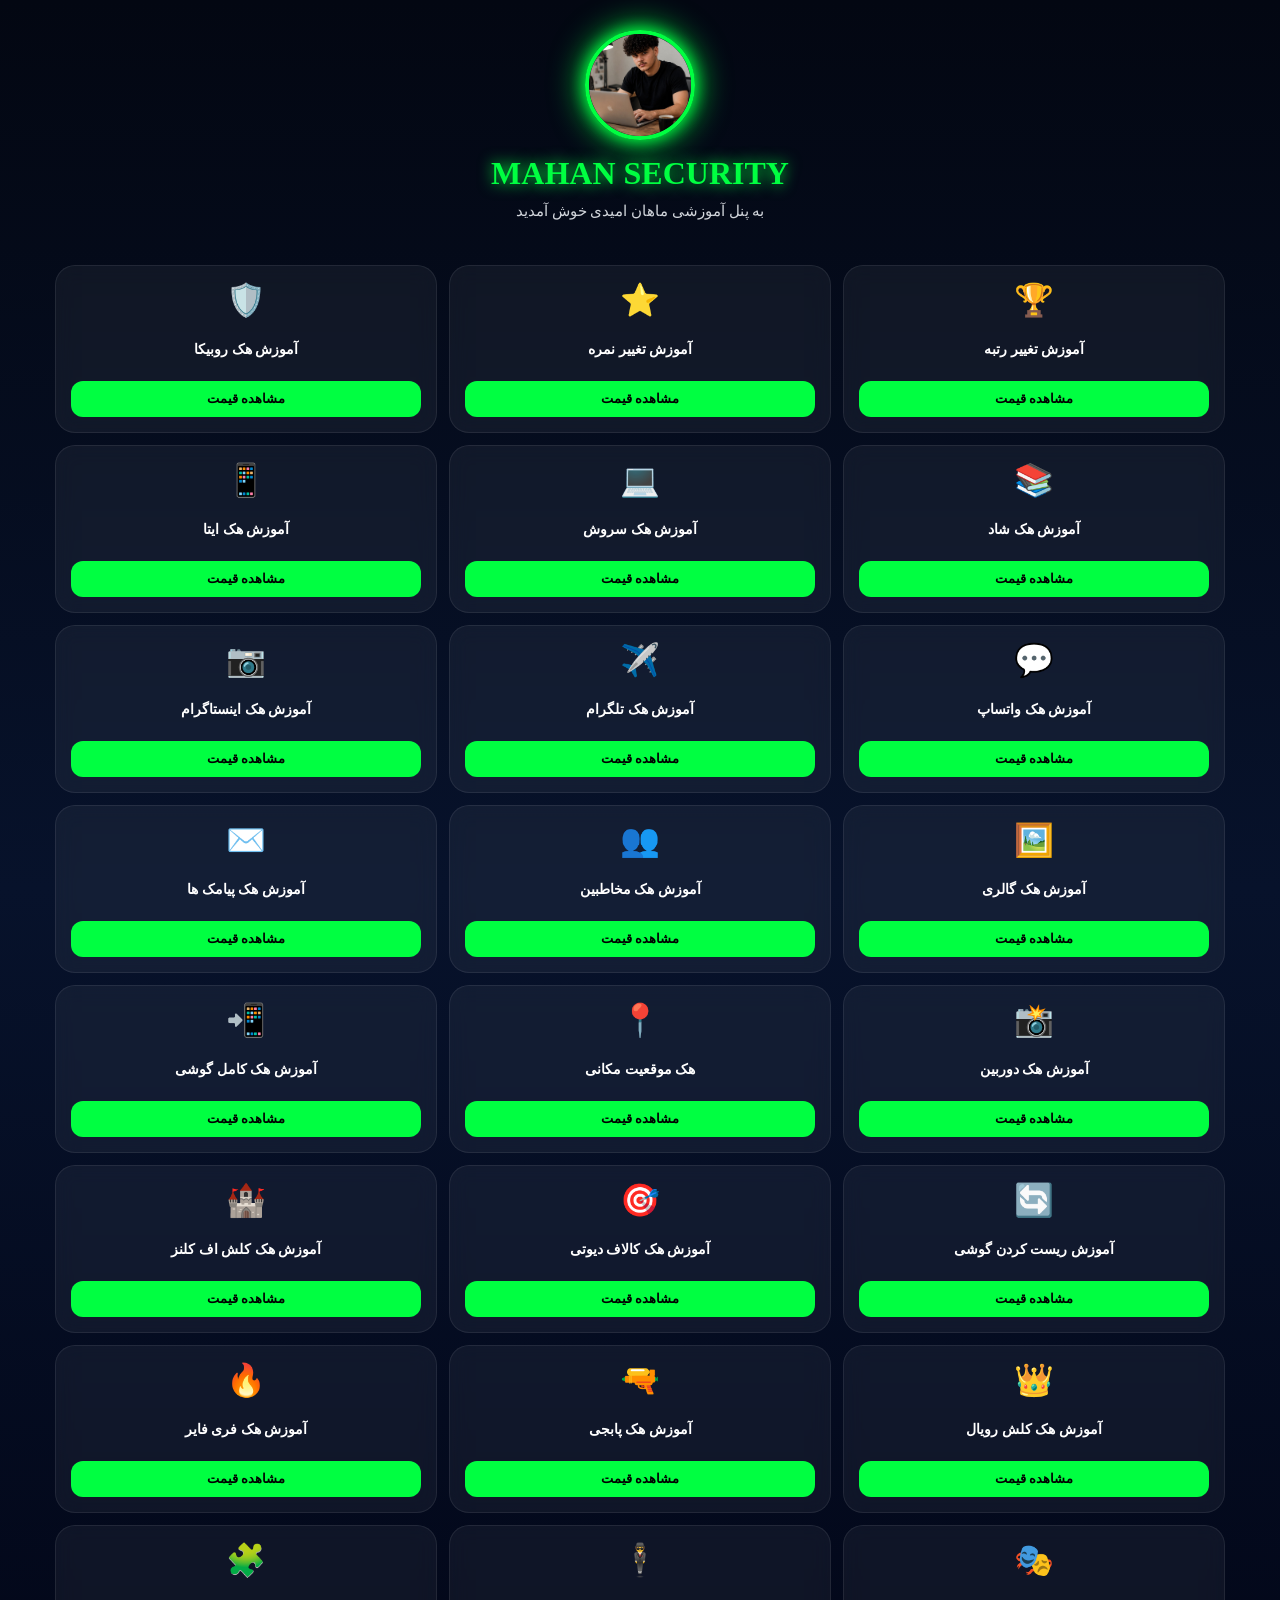
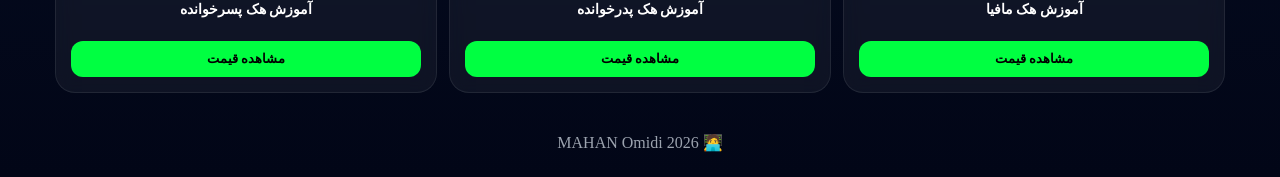
<file: index.html>
<!DOCTYPE html>
<html lang="fa" dir="rtl">

<head>

<meta charset="UTF-8">
<meta name="viewport" content="width=device-width, initial-scale=1.0">

<title>MAHAN Omidi</title>

<link rel="stylesheet" href="style.css">

</head>

<body>

<div class="hero">

<div class="profile-box">
<img src="profile.jpg" alt="Profile">
</div>

<h1>MAHAN SECURITY</h1>

<p class="welcome">
به پنل آموزشی ماهان امیدی خوش آمدید
</p>

</div>

<div class="grid">

<div class="card">
<div class="icon">🏆</div>
<h3>آموزش تغییر رتبه</h3>
<a href="payment.html?course=تغییر نمره&price=100000000">
مشاهده قیمت
</a>
</div>

<div class="card">
<div class="icon">⭐</div>
<h3>آموزش تغییر نمره</h3>
<a href="payment.html?course=تغییر نمره&price=80000000">
مشاهده قیمت
</a>
</div>

<div class="card">
<div class="icon">🛡️</div>
<h3>آموزش هک روبیکا</h3>
<a href="payment.html?course=هک  روبیکا&price=1000000">
مشاهده قیمت
</a>
</div>

<div class="card">
<div class="icon">📚</div>
<h3>آموزش هک شاد</h3>
<a href="payment.html?course=هک شاد&price=1000000">
مشاهده قیمت
</a>
</div>

<div class="card">
<div class="icon">💻</div>
<h3>آموزش هک سروش</h3>
<a href="payment.html?course=هک سروش&price=1500000">
مشاهده قیمت
</a>
</div>

<div class="card">
<div class="icon">📱</div>
<h3>آموزش هک ایتا</h3>
<a href="payment.html?course=هک ایتا&price=2000000">
مشاهده قیمت
</a>
</div>

<div class="card">
<div class="icon">💬</div>
<h3>آموزش هک واتساپ</h3>
<a href="payment.html?course=هک واتساپ&price=1500000">
مشاهده قیمت
</a>
</div>

<div class="card">
<div class="icon">✈️</div>
<h3>آموزش هک تلگرام</h3>
<a href="payment.html?course=هک تلگرام&price=1500000">
مشاهده قیمت
</a>
</div>

<div class="card">
<div class="icon">📷</div>
<h3>آموزش هک اینستاگرام</h3>
<a href="payment.html?course=هک اینستاگرام&price=1000000">
مشاهده قیمت
</a>
</div>

<div class="card">
<div class="icon">🖼️</div>
<h3>آموزش هک گالری</h3>
<a href="payment.html?course=هک گالری&price=1000000">
مشاهده قیمت
</a>
</div>

<div class="card">
<div class="icon">👥</div>
<h3>آموزش هک مخاطبین</h3>
<a href="payment.html?course=هک مخاطبین&price=1000000">
مشاهده قیمت
</a>
</div>

<div class="card">
<div class="icon">✉️</div>
<h3>آموزش هک پیامک ها</h3>
<a href="payment.html?course=هک پیامک ها&price=1000000">
مشاهده قیمت
</a>
</div>

<div class="card">
<div class="icon">📸</div>
<h3>آموزش هک دوربین</h3>
<a href="payment.html?course=هک دوربین&price=1000000">
مشاهده قیمت
</a>
</div>

<div class="card">
<div class="icon">📍</div>
<h3>هک موقعیت مکانی</h3>
<a href="payment.html?course= موقعیت مکانی&price=1000000">
مشاهده قیمت
</a>
</div>

<div class="card">
<div class="icon">📲</div>
<h3> آموزش هک کامل گوشی</h3>
<a href="payment.html?course=هک کامل گوشی&price=5000000">
مشاهده قیمت
</a>
</div>

<div class="card">
<div class="icon">🔄</div>
<h3>آموزش ریست کردن گوشی</h3>
<a href="payment.html?course=ریست کردن گوشی&price=1000000">
مشاهده قیمت
</a>
</div>

<div class="card">
<div class="icon">🎯</div>
<h3>آموزش هک کالاف دیوتی</h3>
<a href="payment.html?course=هک کالاف دیوتی&price=1000000">
مشاهده قیمت
</a>
</div>

<div class="card">
<div class="icon">🏰</div>
<h3>آموزش هک کلش اف کلنز</h3>
<a href="payment.html?course=آموزش کلش اف کلنز&price=500000">
مشاهده قیمت
</a>
</div>

<div class="card">
<div class="icon">👑</div>
<h3>آموزش هک کلش رویال</h3>
<a href="payment.html?course=آموزش کلش رویال&price=500000">
مشاهده قیمت
</a>
</div>

<div class="card">
<div class="icon">🔫</div>
<h3>آموزش هک پابجی</h3>
<a href="payment.html?course=آموزش پابجی&price=500000">
مشاهده قیمت
</a>
</div>

<div class="card">
<div class="icon">🔥</div>
<h3>آموزش هک فری فایر</h3>
<a href="payment.html?course=آموزش فری فایر&price=500000">
مشاهده قیمت
</a>
</div>

<div class="card">
<div class="icon">🎭</div>
<h3>آموزش هک مافیا</h3>
<a href="payment.html?course=آموزش مافیا&price=500000">
مشاهده قیمت
</a>
</div>

<div class="card">
<div class="icon">🕴️</div>
<h3>آموزش هک پدرخوانده</h3>
<a href="payment.html?course=آموزش پدرخوانده&price=500000">
مشاهده قیمت
</a>
</div>
<div class="card">
<div class="icon">🧩</div>
<h3>آموزش هک پسرخوانده</h3>
<a href="payment.html?course=آموزش پسرخوانده&price=500000">
مشاهده قیمت
</a>
</div>

</div>

<div class="footer">
🧑‍💻 MAHAN Omidi 2026
</div>

</body>
  </html>
</file>
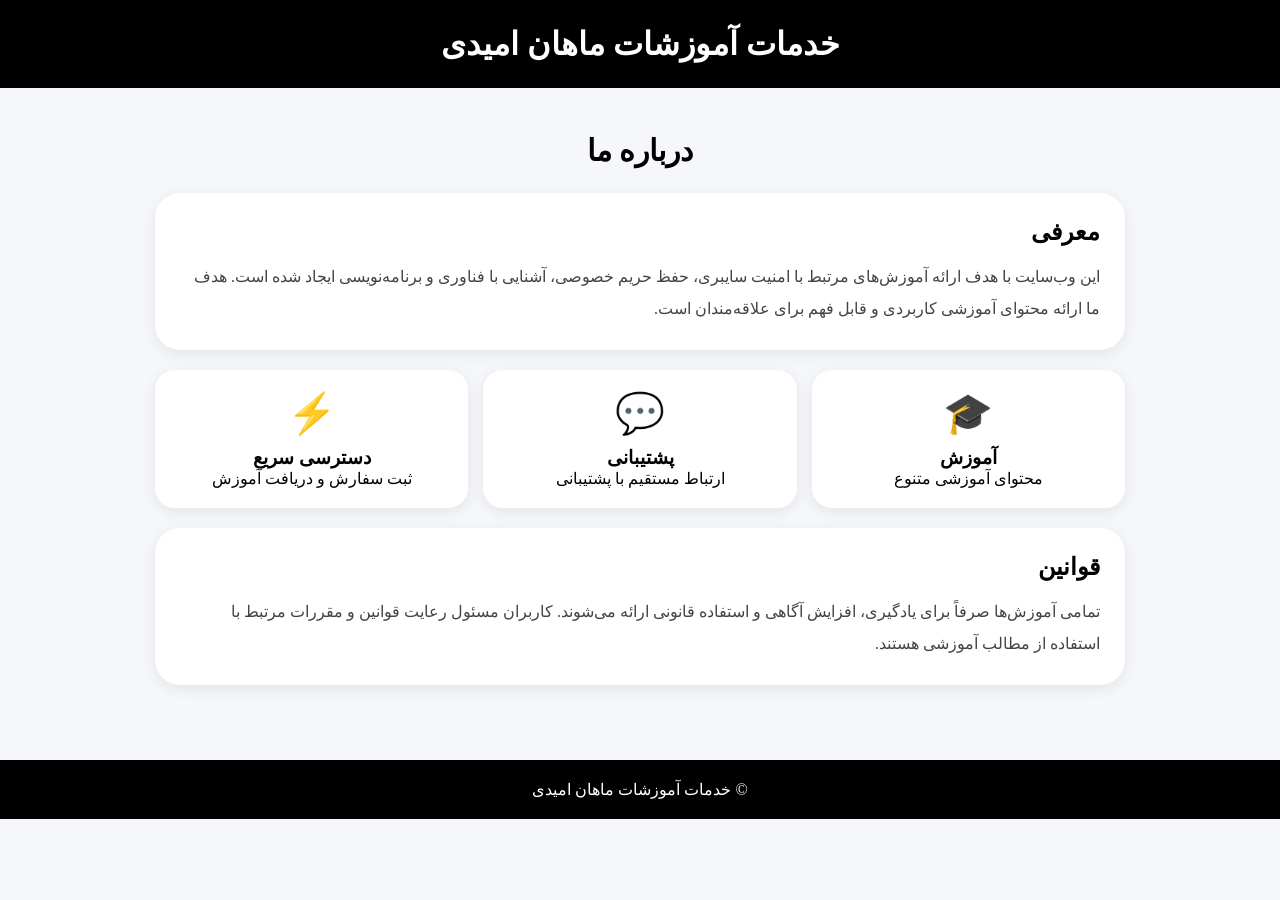
<file: about.html>
<!DOCTYPE html>
<html lang="fa" dir="rtl">

<head>

<meta charset="UTF-8">
<meta name="viewport" content="width=device-width, initial-scale=1.0">

<title>درباره ما</title>

<style>

*{
margin:0;
padding:0;
box-sizing:border-box;
font-family:tahoma;
}

body{
background:#f5f7fb;
}

.header{
background:#000;
color:#fff;
text-align:center;
padding:25px;
}

.container{
max-width:1000px;
margin:30px auto;
padding:15px;
}

.title{
text-align:center;
font-size:30px;
font-weight:bold;
margin-bottom:25px;
}

.card{
background:#fff;
padding:25px;
border-radius:25px;
box-shadow:0 4px 15px rgba(0,0,0,.08);
margin-bottom:20px;
}

.card h2{
margin-bottom:15px;
}

.card p{
line-height:2;
color:#444;
}

.features{
display:grid;
grid-template-columns:repeat(3,1fr);
gap:15px;
margin-top:20px;
}

.feature{
background:#fff;
padding:20px;
border-radius:20px;
text-align:center;
box-shadow:0 4px 15px rgba(0,0,0,.08);
}

.icon{
font-size:40px;
margin-bottom:10px;
}

.footer{
margin-top:40px;
background:#000;
color:#fff;
text-align:center;
padding:20px;
}

@media(max-width:700px){

.features{
grid-template-columns:1fr;
}

}

</style>

</head>

<body>

<div class="header">

<h1>
خدمات آموزشات ماهان امیدی
</h1>

</div>

<div class="container">

<div class="title">
درباره ما
</div>

<div class="card">

<h2>
معرفی
</h2>

<p>
این وب‌سایت با هدف ارائه آموزش‌های مرتبط با امنیت سایبری،
حفظ حریم خصوصی، آشنایی با فناوری و برنامه‌نویسی ایجاد شده است.
هدف ما ارائه محتوای آموزشی کاربردی و قابل فهم برای علاقه‌مندان است.
</p>

</div>

<div class="features">

<div class="feature">

<div class="icon">🎓</div>

<h3>
آموزش
</h3>

<p>
محتوای آموزشی متنوع
</p>

</div>

<div class="feature">

<div class="icon">💬</div>

<h3>
پشتیبانی
</h3>

<p>
ارتباط مستقیم با پشتیبانی
</p>

</div>

<div class="feature">

<div class="icon">⚡</div>

<h3>
دسترسی سریع
</h3>

<p>
ثبت سفارش و دریافت آموزش
</p>

</div>

</div>

<div class="card" style="margin-top:20px;">

<h2>
قوانین
</h2>

<p>
تمامی آموزش‌ها صرفاً برای یادگیری، افزایش آگاهی و استفاده قانونی ارائه می‌شوند.
کاربران مسئول رعایت قوانین و مقررات مرتبط با استفاده از مطالب آموزشی هستند.
</p>

</div>

</div>

<div class="footer">
© خدمات آموزشات ماهان امیدی
</div>

</body>
</html>
</file>
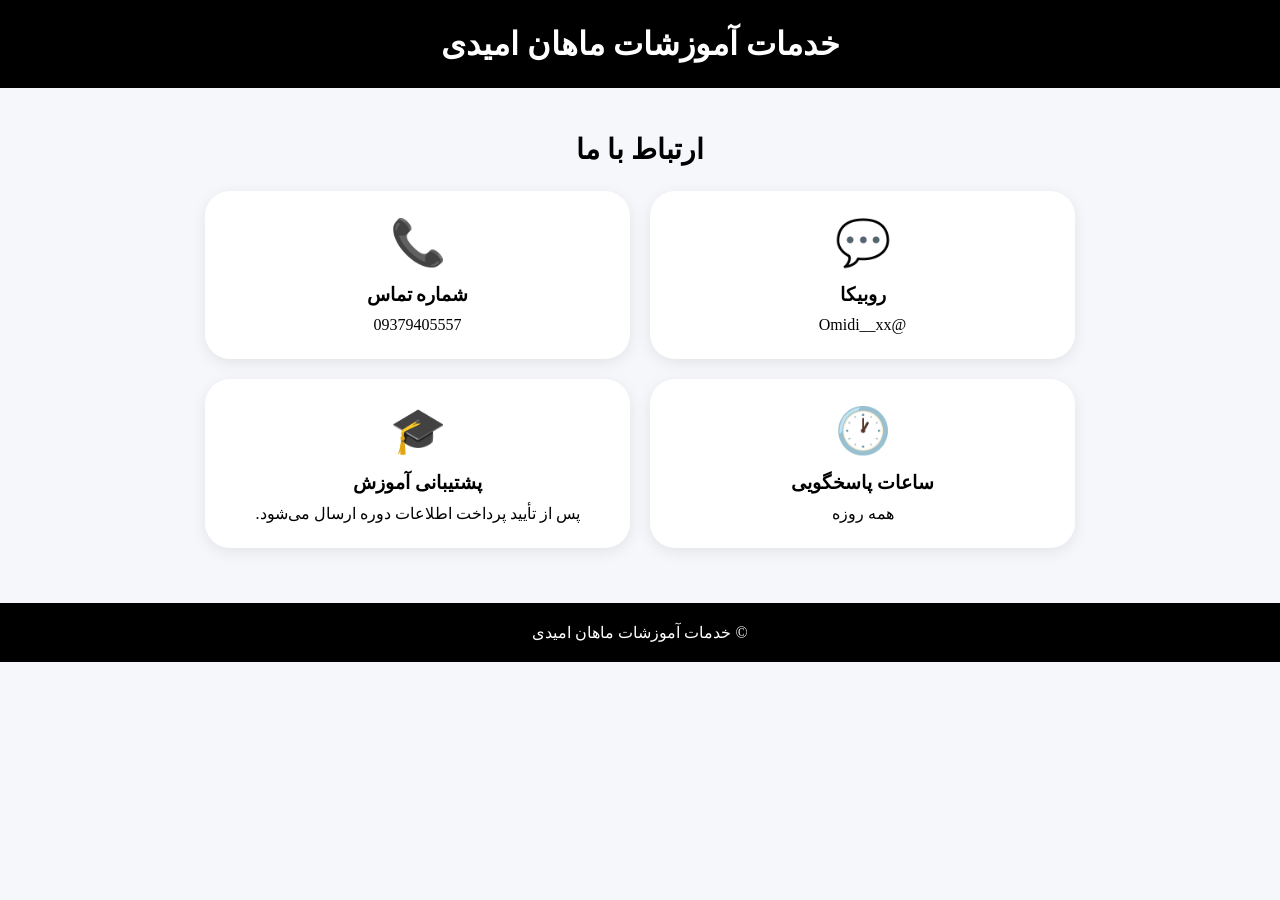
<file: contact.html>
<!DOCTYPE html>
<html lang="fa" dir="rtl">

<head>

<meta charset="UTF-8">
<meta name="viewport" content="width=device-width, initial-scale=1.0">

<title>تماس با ما</title>

<style>

*{
margin:0;
padding:0;
box-sizing:border-box;
font-family:tahoma;
}

body{
background:#f5f7fb;
}

.header{
background:#000;
color:#fff;
text-align:center;
padding:25px;
}

.container{
max-width:900px;
margin:30px auto;
padding:15px;
}

.title{
text-align:center;
margin-bottom:25px;
font-size:28px;
font-weight:bold;
}

.grid{
display:grid;
grid-template-columns:repeat(2,1fr);
gap:20px;
}

.card{
background:#fff;
padding:25px;
border-radius:25px;
box-shadow:0 4px 15px rgba(0,0,0,.08);
text-align:center;
}

.icon{
font-size:45px;
margin-bottom:15px;
}

.card h3{
margin-bottom:10px;
}

.footer{
margin-top:40px;
background:#000;
color:#fff;
text-align:center;
padding:20px;
}

@media(max-width:700px){

.grid{
grid-template-columns:1fr;
}

}

</style>

</head>

<body>

<div class="header">

<h1>
خدمات آموزشات ماهان امیدی
</h1>

</div>

<div class="container">

<div class="title">
ارتباط با ما
</div>

<div class="grid">

<div class="card">

<div class="icon">💬</div>

<h3>
روبیکا
</h3>

<p>
@Omidi__xx
</p>

</div>

<div class="card">

<div class="icon">📞</div>

<h3>
شماره تماس
</h3>

<p>
09379405557
</p>

</div>

<div class="card">

<div class="icon">🕐</div>

<h3>
ساعات پاسخگویی
</h3>

<p>
همه روزه
</p>

</div>

<div class="card">

<div class="icon">🎓</div>

<h3>
پشتیبانی آموزش
</h3>

<p>
پس از تأیید پرداخت اطلاعات دوره ارسال می‌شود.
</p>

</div>

</div>

</div>

<div class="footer">
© خدمات آموزشات ماهان امیدی
</div>

</body>
    </html>
</file>
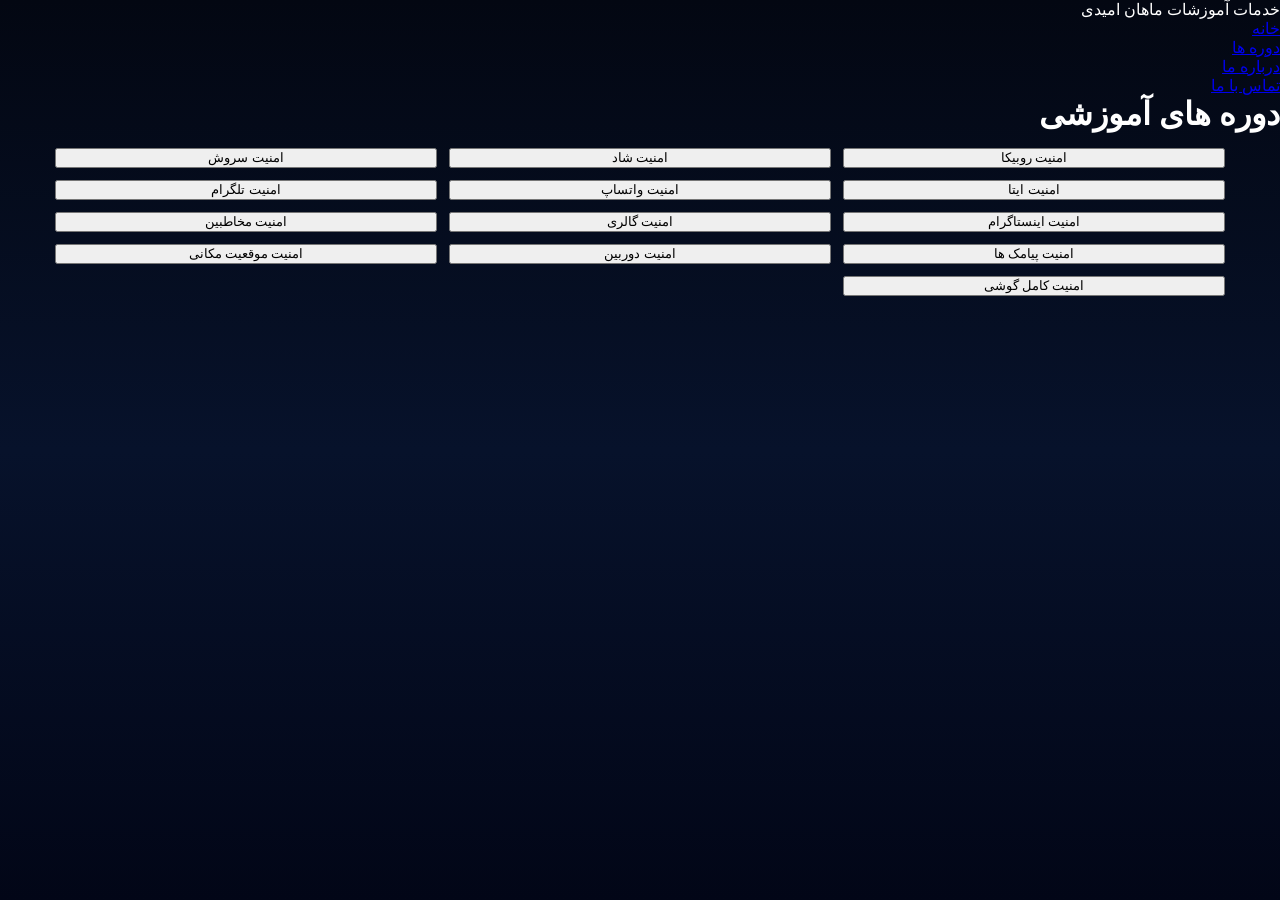
<file: courses.html>
<!DOCTYPE html>
<html lang="fa" dir="rtl">
<head>
<meta charset="UTF-8">
<meta name="viewport" content="width=device-width, initial-scale=1.0">
<title>دوره ها</title>
<link rel="stylesheet" href="style.css">
</head>

<body>

<nav>
    <div class="logo">خدمات آموزشات ماهان امیدی</div>

    <ul>
        <li><a href="index.html">خانه</a></li>
        <li><a href="courses.html">دوره ها</a></li>
        <li><a href="about.html">درباره ما</a></li>
        <li><a href="contact.html">تماس با ما</a></li>
    </ul>
</nav>

<h1 class="page-title">
دوره های آموزشی
</h1>

<div class="grid">

<button class="course-btn"
onclick="showCourse('آموزش امنیت روبیکا','1,000,000')">
امنیت روبیکا
</button>

<button class="course-btn"
onclick="showCourse('آموزش امنیت شاد','1,000,000')">
امنیت شاد
</button>

<button class="course-btn"
onclick="showCourse('آموزش امنیت سروش','1,500,000')">
امنیت سروش
</button>

<button class="course-btn"
onclick="showCourse('آموزش امنیت ایتا','2,000,000')">
امنیت ایتا
</button>

<button class="course-btn"
onclick="showCourse('آموزش امنیت واتساپ','1,500,000')">
امنیت واتساپ
</button>

<button class="course-btn"
onclick="showCourse('آموزش امنیت تلگرام','1,500,000')">
امنیت تلگرام
</button>

<button class="course-btn"
onclick="showCourse('آموزش امنیت اینستاگرام','1,000,000')">
امنیت اینستاگرام
</button>

<button class="course-btn"
onclick="showCourse('آموزش امنیت گالری','1,000,000')">
امنیت گالری
</button>

<button class="course-btn"
onclick="showCourse('آموزش امنیت مخاطبین','1,000,000')">
امنیت مخاطبین
</button>

<button class="course-btn"
onclick="showCourse('آموزش امنیت پیامک ها','1,000,000')">
امنیت پیامک ها
</button>

<button class="course-btn"
onclick="showCourse('آموزش امنیت دوربین','1,000,000')">
امنیت دوربین
</button>

<button class="course-btn"
onclick="showCourse('آموزش امنیت موقعیت مکانی','1,000,000')">
امنیت موقعیت مکانی
</button>

<button class="course-btn"
onclick="showCourse('آموزش امنیت کامل گوشی','5,000,000')">
امنیت کامل گوشی
</button>

</div>

<div id="result"></div>

<script>

function showCourse(title,price){

document.getElementById("result").innerHTML = `

<div class="result-box">

<h2>${title}</h2>

<p>
قیمت دوره:
${price}
تومان
</p>

<a href="payment.html"
class="pay-btn">
پرداخت
</a>

</div>

`;

}

</script>

</body>
</html>
</file>
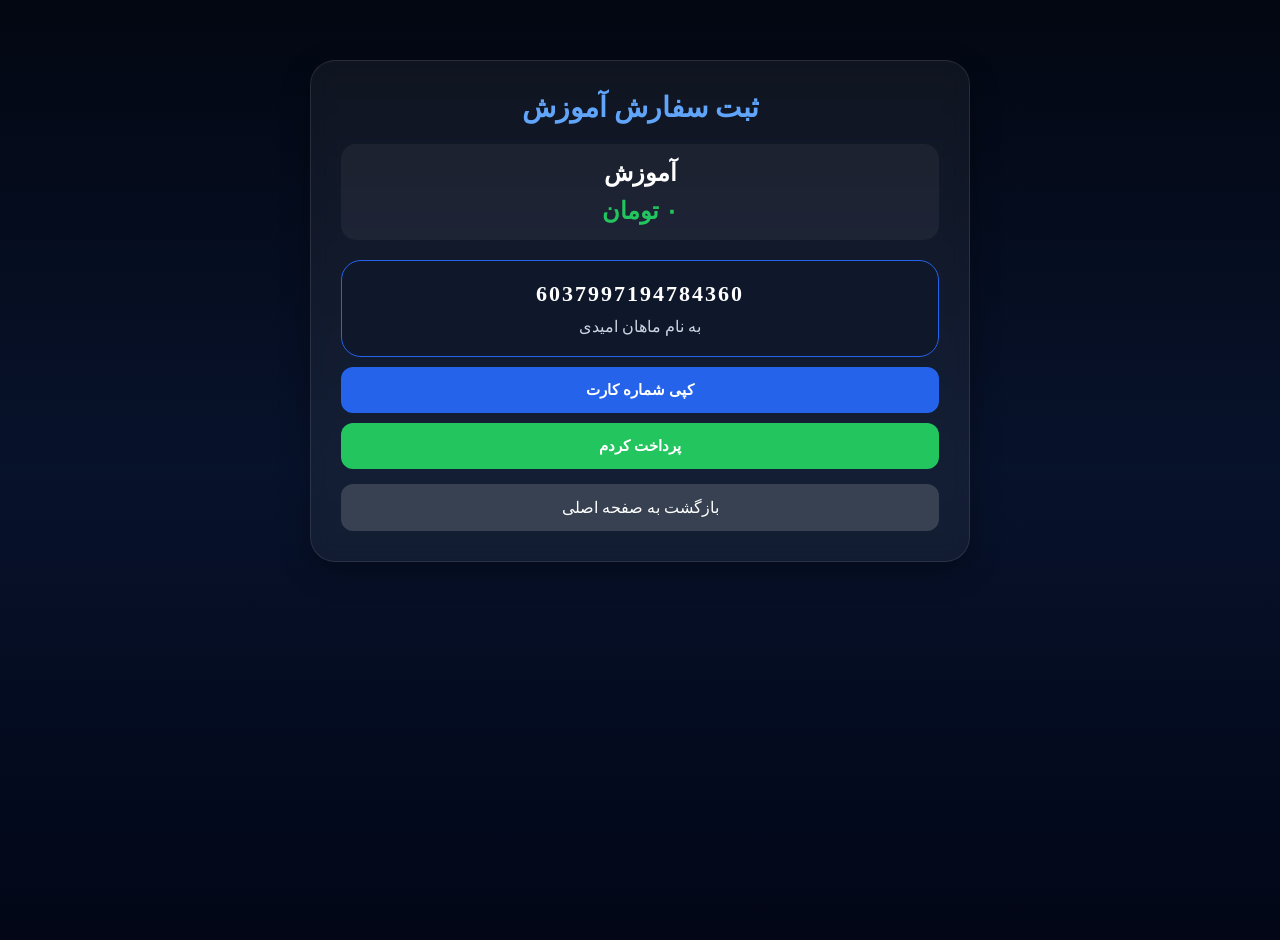
<file: payment.html>
<!DOCTYPE html>
<html lang="fa" dir="rtl">

<head>
<meta charset="UTF-8">
<meta name="viewport" content="width=device-width, initial-scale=1.0">
<title>ثبت سفارش</title>

<link rel="stylesheet" href="style.css">

<style>

.payment-container{
max-width:700px;
margin:40px auto;
padding:20px;
}

.payment-card{
background:rgba(255,255,255,.05);
backdrop-filter:blur(10px);
border:1px solid rgba(255,255,255,.1);
border-radius:25px;
padding:30px;
text-align:center;
box-shadow:0 10px 30px rgba(0,0,0,.3);
}

.payment-title{
font-size:28px;
margin-bottom:20px;
color:#60a5fa;
}

.course-box{
background:rgba(255,255,255,.05);
padding:15px;
border-radius:15px;
margin-bottom:15px;
}

.price{
font-size:24px;
font-weight:bold;
color:#22c55e;
margin-top:10px;
}

.bank-card{
background:#0f172a;
border:1px solid #2563eb;
padding:20px;
border-radius:20px;
margin-top:20px;
}

.card-number{
font-size:22px;
font-weight:bold;
letter-spacing:2px;
color:white;
margin-bottom:10px;
}

.owner{
color:#cbd5e1;
}

.btn{
width:100%;
padding:14px;
border:none;
border-radius:12px;
cursor:pointer;
font-size:15px;
font-weight:bold;
margin-top:10px;
}

.copy-btn{
background:#2563eb;
color:white;
}

.pay-btn{
background:#22c55e;
color:white;
}

.back-btn{
background:#374151;
color:white;
text-decoration:none;
display:block;
text-align:center;
padding:14px;
border-radius:12px;
margin-top:15px;
}

.message{
display:none;
margin-top:20px;
padding:15px;
background:rgba(34,197,94,.15);
border:1px solid #22c55e;
border-radius:12px;
color:#22c55e;
}

</style>

</head>

<body>

<div class="payment-container">

<div class="payment-card">

<h1 class="payment-title">
ثبت سفارش آموزش
</h1>

<div class="course-box">

<h2 id="courseName">
نام آموزش
</h2>

<div class="price" id="coursePrice">
0 تومان
</div>

</div>

<div class="bank-card">

<div class="card-number" id="cardNumber">
6037997194784360
</div>

<div class="owner">
به نام ماهان امیدی
</div>

</div>

<button class="btn copy-btn" onclick="copyCard()">
کپی شماره کارت
</button>

<button class="btn pay-btn" onclick="paid()">
پرداخت کردم
</button>

<a href="index.html" class="back-btn">
بازگشت به صفحه اصلی
</a>

<div class="message" id="message">

کاربر گرامی، در صورت تأیید پرداخت، پشتیبانی در اسرع وقت با شما تماس گرفته و آموزش مورد نظر را ارسال خواهد کرد.

<br><br>

روبیکا:
<b>@Omidi__xx</b>

<br>

شماره تماس:
<b>09379405557</b>

</div>

</div>

</div>

<script>

const params = new URLSearchParams(window.location.search);

document.getElementById("courseName").innerText =
params.get("course") || "آموزش";

let price = params.get("price") || "0";

document.getElementById("coursePrice").innerText =
Number(price).toLocaleString("fa-IR") + " تومان";

function copyCard(){

navigator.clipboard.writeText("6037997194784360");

alert("شماره کارت کپی شد");

}

function paid(){

document.getElementById("message").style.display="block";

}

</script>

</body>
</html>
</file>
<file: style.css>
*{
margin:0;
padding:0;
box-sizing:border-box;
font-family:tahoma;
}

body{
background:
linear-gradient(180deg,#030712,#07122b,#020617);
color:#fff;
min-height:100vh;
}

/* هدر */

.hero{
padding:30px 15px;
text-align:center;
}

.profile-box{
display:flex;
justify-content:center;
margin-bottom:15px;
}

.profile-box img{
width:110px;
height:110px;
border-radius:50%;
object-fit:cover;
border:4px solid #00ff41;
box-shadow:
0 0 15px #00ff41,
0 0 35px #00ff41;
}

.hero h1{
font-size:32px;
color:#00ff41;
margin-bottom:10px;
text-shadow:0 0 15px #00ff41;
}

.welcome{
color:#d1d5db;
font-size:15px;
}

/* کارت ها */

.grid{
max-width:1200px;
margin:auto;
padding:15px;
display:grid;
grid-template-columns:repeat(3,1fr);
gap:12px;
}

.card{
background:rgba(255,255,255,.05);
border:1px solid rgba(255,255,255,.08);
backdrop-filter:blur(10px);
border-radius:20px;
padding:15px;
text-align:center;
transition:.3s;
}

.card:hover{
transform:translateY(-4px);
border-color:#00ff41;
box-shadow:0 0 20px rgba(0,255,65,.3);
}

.icon{
font-size:32px;
margin-bottom:10px;
}

.card h3{
font-size:14px;
margin-bottom:12px;
min-height:40px;
display:flex;
align-items:center;
justify-content:center;
}

.card a{
display:block;
padding:10px;
background:#00ff41;
color:#000;
font-weight:bold;
text-decoration:none;
border-radius:12px;
font-size:13px;
}

.card a:hover{
background:#15ff55;
}

/* فوتر */

.footer{
text-align:center;
padding:25px;
color:#9ca3af;
}

/* موبایل */

@media(max-width:900px){

.grid{
grid-template-columns:repeat(3,1fr);
gap:8px;
}

.profile-box img{
width:90px;
height:90px;
}

.hero h1{
font-size:26px;
}

.card{
padding:10px;
}

.icon{
font-size:24px;
}

.card h3{
font-size:12px;
}

.card a{
font-size:11px;
padding:8px;
}

}
</file>
